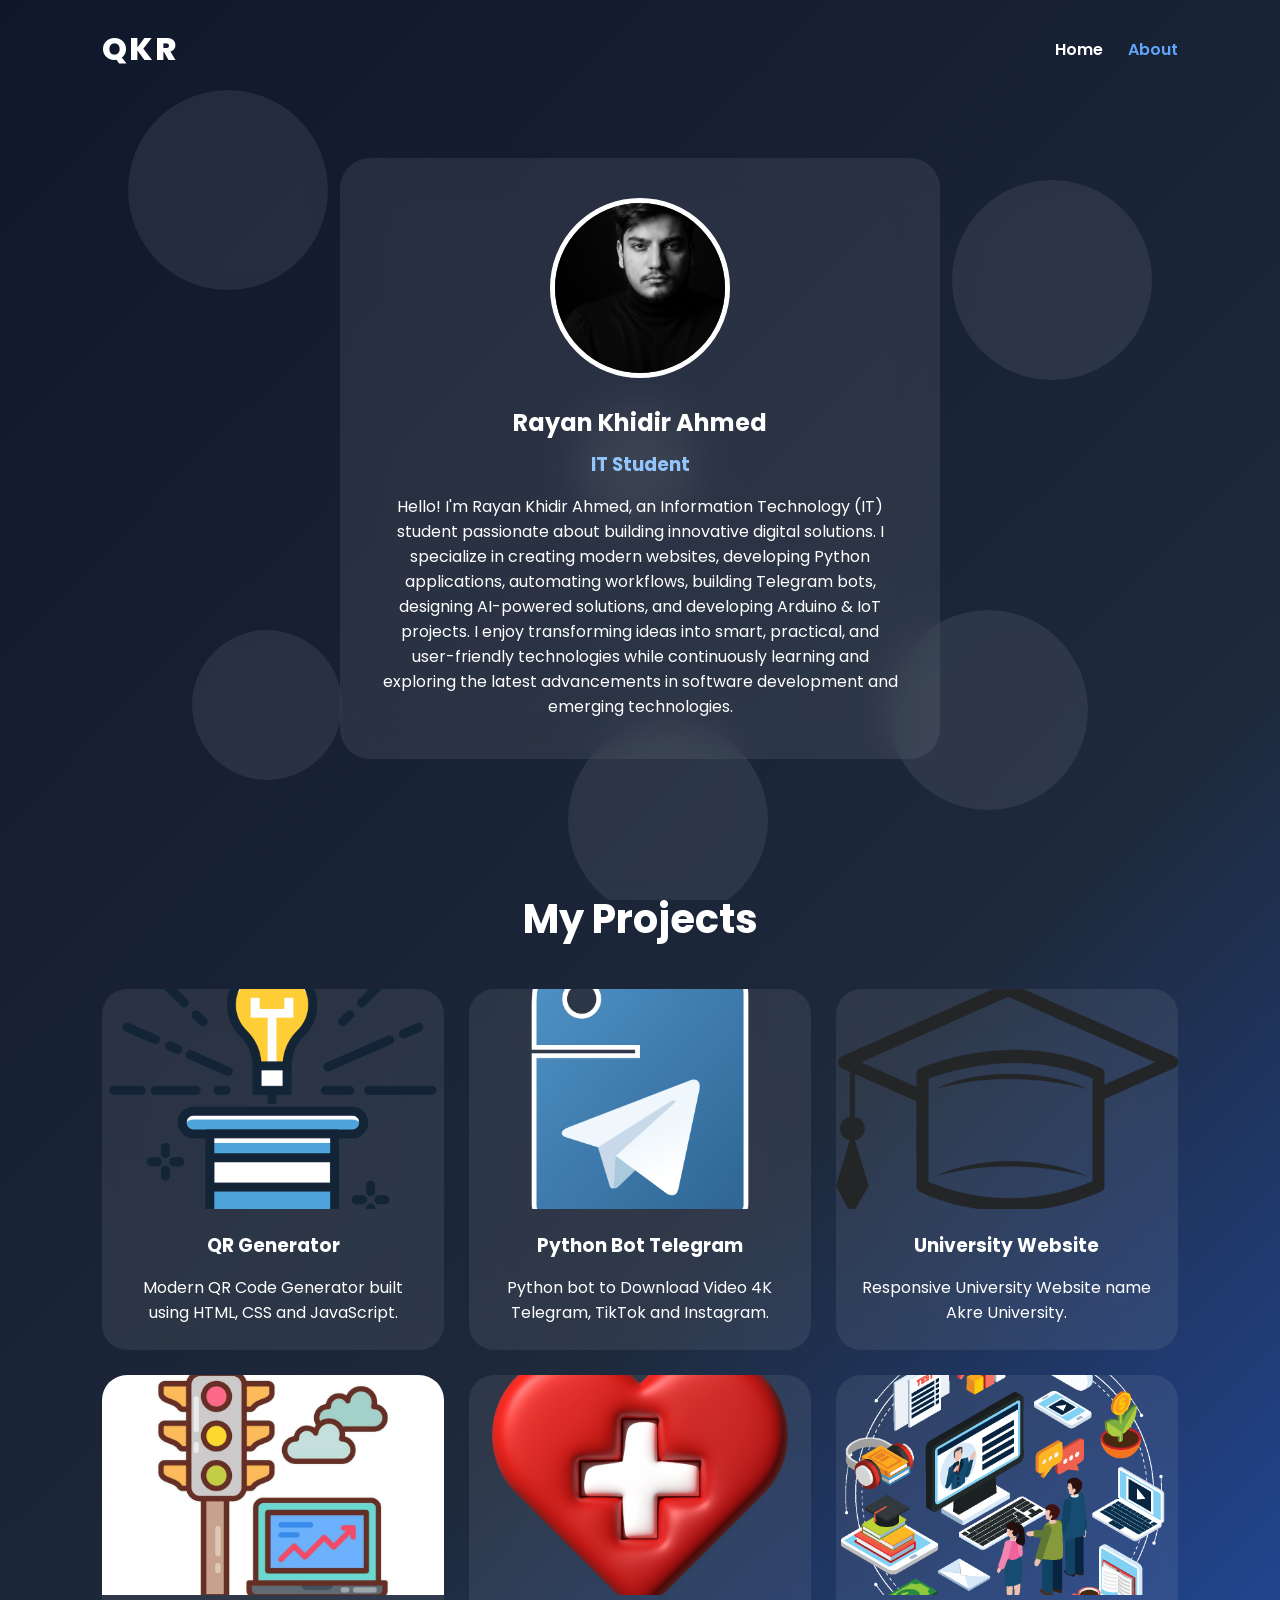
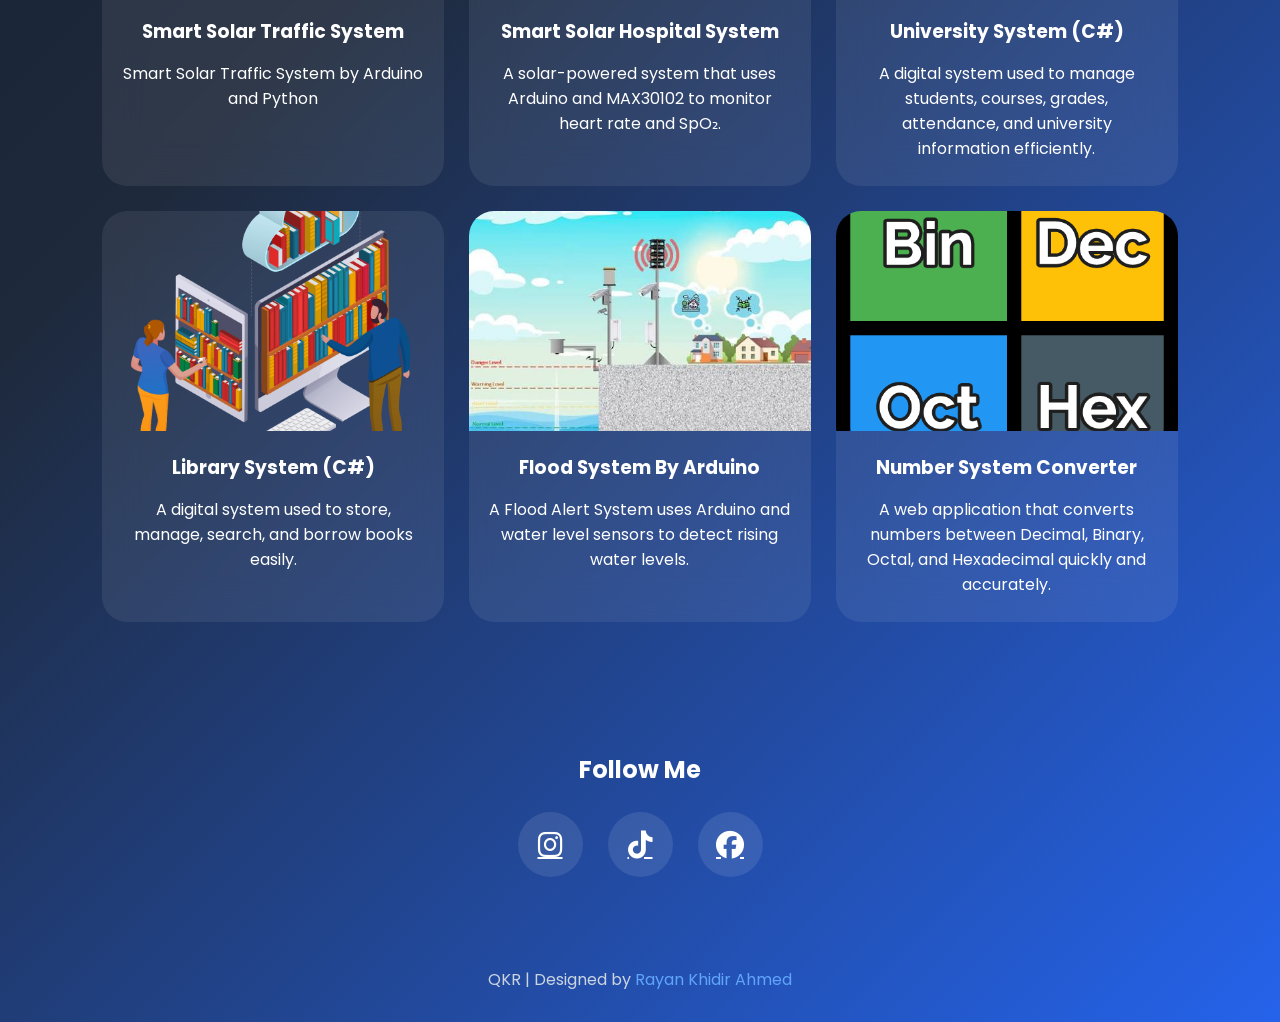
<file: about.html>
<!DOCTYPE html>
<html lang="en">

<head>

    <meta charset="UTF-8">
    <meta name="viewport" content="width=device-width, initial-scale=1.0">

    <title>QKR | About Me</title>

    <link rel="stylesheet" href="style.css">

    <link rel="preconnect" href="https://fonts.googleapis.com">

    <link href="https://fonts.googleapis.com/css2?family=Poppins:wght@300;400;500;600;700;800&display=swap" rel="stylesheet">

    <link rel="stylesheet"
          href="https://cdnjs.cloudflare.com/ajax/libs/font-awesome/6.7.2/css/all.min.css">

</head>

<body>

<div class="background">

    <span></span>
    <span></span>
    <span></span>
    <span></span>
    <span></span>
    <span></span>

</div>

<header>

    <div class="logo">

        <h2>QKR</h2>

    </div>

    <nav>

        <a href="index.html">Home</a>

        <a href="about.html" class="active">About</a>

    </nav>

</header>

<section class="about-container">

    <div class="profile-card">

        <img src="IMG_3183.PNG" class="profile-img" alt="Rayan">

        <h1>Rayan Khidir Ahmed</h1>

        <h3>IT Student</h3>

        <p>
            Hello! I'm Rayan Khidir Ahmed, 
            an Information Technology (IT) student
            passionate about building innovative digital solutions. 
            I specialize in creating modern websites, developing 
            Python applications, automating workflows, 
            building Telegram bots, designing AI-powered solutions, 
            and developing Arduino & IoT projects. I enjoy transforming ideas 
            into smart, practical, and user-friendly technologies 
            while continuously learning and exploring the latest 
            advancements in software development and emerging technologies.

        </p>

    </div>

</section>

<section class="projects">

    <h2>My Projects</h2>

    <div class="project-grid">

        <div class="project-card">
            <img src="1454932.png" alt="Project 1">
            <h3>QR Generator</h3>
            <p>Modern QR Code Generator built using HTML, CSS and JavaScript.</p>
        </div>

        <div class="project-card">
            <img src="ptb-logo_1024.webp" alt="Project 2">
            <h3>Python Bot Telegram</h3>
            <p>Python bot to Download Video 4K Telegram, TikTok and Instagram.</p>
        </div>

        <div class="project-card">
            <img src="graduation-line-icon-png.webp" alt="Project 3">
            <h3>University Website</h3>
            <p>Responsive University Website name Akre University.</p>
        </div>

        <div class="project-card">
            <img src="smart-traffic-management-icon-in-illustration-vector.jpg" alt="">
            <h3>Smart Solar Traffic System</h3>
            <p>Smart Solar Traffic System by Arduino and Python</p>
        </div>

        <div class="project-card">
            <img src="medical-3d-symbol-with-red-heart-and-plus-hospital-healthcare-concept-free-png.png" alt="">
            <h3>Smart Solar Hospital System</h3>
            <p>A solar-powered system that uses Arduino and MAX30102 to monitor heart rate and SpO₂.</p>
        </div>

        <div class="project-card">
            <img src="University_Management.png" alt="">
            <h3>University System (C#)</h3>
            <p>A digital system used to manage students, courses, grades, attendance, and university information efficiently.</p>
        </div>

        <div class="project-card">
            <img src="Library-PNG-Clipart.png" alt="">
            <h3>Library System (C#)</h3>
            <p>A digital system used to store, manage, search, and borrow books easily.</p>
        </div>

        <div class="project-card">
            <img src="images.jpg" alt="">
            <h3>Flood System By Arduino</h3>
            <p>A Flood Alert System uses Arduino and water level sensors to detect rising water levels.</p>
        </div>

        <div class="project-card">
            <img src="unnamed.png" alt="">
            <h3>Number System Converter</h3>
            <p>A web application that converts numbers between Decimal, Binary, Octal, and Hexadecimal quickly and accurately.</p>
        </div>

    </div>

</section>

<section class="social-section">

    <h2>Follow Me</h2>

    <div class="social-links">

        <a href="https://www.instagram.com/rayanit14?igsh=NGRsaTRuN3BmYTR1" target="_blank">
            <i class="fab fa-instagram"></i>
        </a>

        <a href="https://vt.tiktok.com/ZSC43mT5X/" target="_blank">
            <i class="fab fa-tiktok"></i>
        </a>

        <a href="https://www.facebook.com/share/18mfSZbBFb/?mibextid=wwXIfr" target="_blank">
            <i class="fab fa-facebook"></i>
        </a>

    </div>

</section>

<footer>

    <p>
        QKR |
        Designed by <span>Rayan Khidir Ahmed</span>
    </p>

</footer>

</body>

</html>
</file>
<file: style.css>
*{
    margin:0;
    padding:0;
    box-sizing:border-box;
    font-family:'Poppins',sans-serif;
}

body{
    min-height:100vh;
    background:linear-gradient(135deg,#0f172a,#1e293b,#2563eb);
    overflow-x:hidden;
    color:white;
}

.background{
    position:fixed;
    width:100%;
    height:100%;
    top:0;
    left:0;
    z-index:-1;
    overflow:hidden;
}

.background span{
    position:absolute;
    display:block;
    width:200px;
    height:200px;
    border-radius:50%;
    background:rgba(255,255,255,.08);
    animation:float 20s linear infinite;
    backdrop-filter:blur(10px);
}

.background span:nth-child(1){
    top:10%;
    left:10%;
}

.background span:nth-child(2){
    top:70%;
    left:15%;
    width:150px;
    height:150px;
}

.background span:nth-child(3){
    top:20%;
    right:10%;
}

.background span:nth-child(4){
    bottom:10%;
    right:15%;
}

.background span:nth-child(5){
    top:45%;
    left:45%;
    width:120px;
    height:120px;
}

.background span:nth-child(6){
    top:80%;
    right:40%;
}

@keyframes float{
    0%{
        transform:translateY(0px) rotate(0deg);
    }
    50%{
        transform:translateY(-50px) rotate(180deg);
    }
    100%{
        transform:translateY(0px) rotate(360deg);
    }
}

header{
    width:100%;
    display:flex;
    justify-content:space-between;
    align-items:center;
    padding:25px 8%;
}

.logo h2{
    font-size:32px;
    font-weight:800;
    letter-spacing:2px;
}

nav{
    display:flex;
    gap:25px;
}

nav a{
    text-decoration:none;
    color:white;
    font-weight:600;
    transition:.3s;
}

nav a:hover,
nav a.active{
    color:#60a5fa;
}

.hero{
    min-height:80vh;
    display:flex;
    justify-content:center;
    align-items:center;
    padding:40px;
}
.glass{
    width:700px;
    max-width:95%;
    padding:40px;
    border-radius:30px;
    background:rgba(255,255,255,.08);
    border:1px solid rgba(255,255,255,.2);
    backdrop-filter:blur(20px);
    text-align:center;
    animation:fadeUp 1s ease;
}

.glass h1{
    font-size:48px;
    margin-bottom:15px;
}

.glass p{
    color:#dbeafe;
    margin-bottom:30px;
}

.inputBox input{
    width:100%;
    padding:18px;
    border:none;
    outline:none;
    border-radius:15px;
    font-size:16px;
}

.buttons{
    margin-top:20px;
    display:flex;
    justify-content:center;
    gap:15px;
    flex-wrap:wrap;
}

.buttons button{
    padding:14px 28px;
    border:none;
    border-radius:12px;
    cursor:pointer;
    font-weight:700;
    transition:.3s;
}

#generateBtn{
    background:#2563eb;
    color:white;
}

#generateBtn:hover{
    transform:translateY(-4px);
}

#clearBtn{
    background:#ef4444;
    color:white;
}

#clearBtn:hover{
    transform:translateY(-4px);
}

#imgBox{
    margin-top:30px;
    display:flex;
    justify-content:center;
}

#qrcode{
    background:white;
    padding:15px;
    border-radius:15px;
}

.about-container{
    display:flex;
    justify-content:center;
    align-items:center;
    padding:60px 20px;
}

.profile-card{
    width:600px;
    max-width:95%;
    text-align:center;
    background:rgba(255,255,255,.08);
    backdrop-filter:blur(20px);
    border-radius:30px;
    padding:40px;
}

.profile-img{
    width:180px;
    height:180px;
    border-radius:50%;
    object-fit:cover;
    border:5px solid white;
    margin-bottom:20px;
}

.profile-card h1{
    margin-bottom:10px;
}

.profile-card h3{
    color:#93c5fd;
    margin-bottom:15px;
}
.projects{
    padding:70px 8%;
    text-align:center;
}

.projects h2{
    margin-bottom:40px;
    font-size:40px;
}

.project-grid{
    display:grid;
    grid-template-columns:repeat(auto-fit,minmax(280px,1fr));
    gap:25px;
}

.project-card{
    background:rgba(255,255,255,.08);
    backdrop-filter:blur(20px);
    border-radius:25px;
    overflow:hidden;
    transition:.4s;
}

.project-card:hover{
    transform:translateY(-10px);
}

.project-card img{
    width:100%;
    height:220px;
    object-fit:cover;
}

.project-card h3{
    margin:15px 0;
}

.project-card p{
    padding:0 20px 25px;
}

.social-section{
    text-align:center;
    padding:60px 20px;
}

.social-links{
    margin-top:25px;
    display:flex;
    justify-content:center;
    gap:25px;
}

.social-links a{
    width:65px;
    height:65px;
    display:flex;
    justify-content:center;
    align-items:center;
    border-radius:50%;
    background:rgba(255,255,255,.1);
    color:white;
    font-size:28px;
    transition:.3s;
}

.social-links a:hover{
    transform:translateY(-8px) scale(1.1);
    background:#2563eb;
}

footer{
    text-align:center;
    padding:30px;
    color:#cbd5e1;
}

footer span{
    color:#60a5fa;
}

@keyframes fadeUp{
    from{
        opacity:0;
        transform:translateY(40px);
    }
    to{
        opacity:1;
        transform:translateY(0);
    }
}

@media(max-width:768px){

    .glass h1{
        font-size:32px;
    }

    .projects h2{
        font-size:30px;
    }

    header{
        flex-direction:column;
        gap:15px;
    }

    nav{
        gap:15px;
    }
}
</file>
